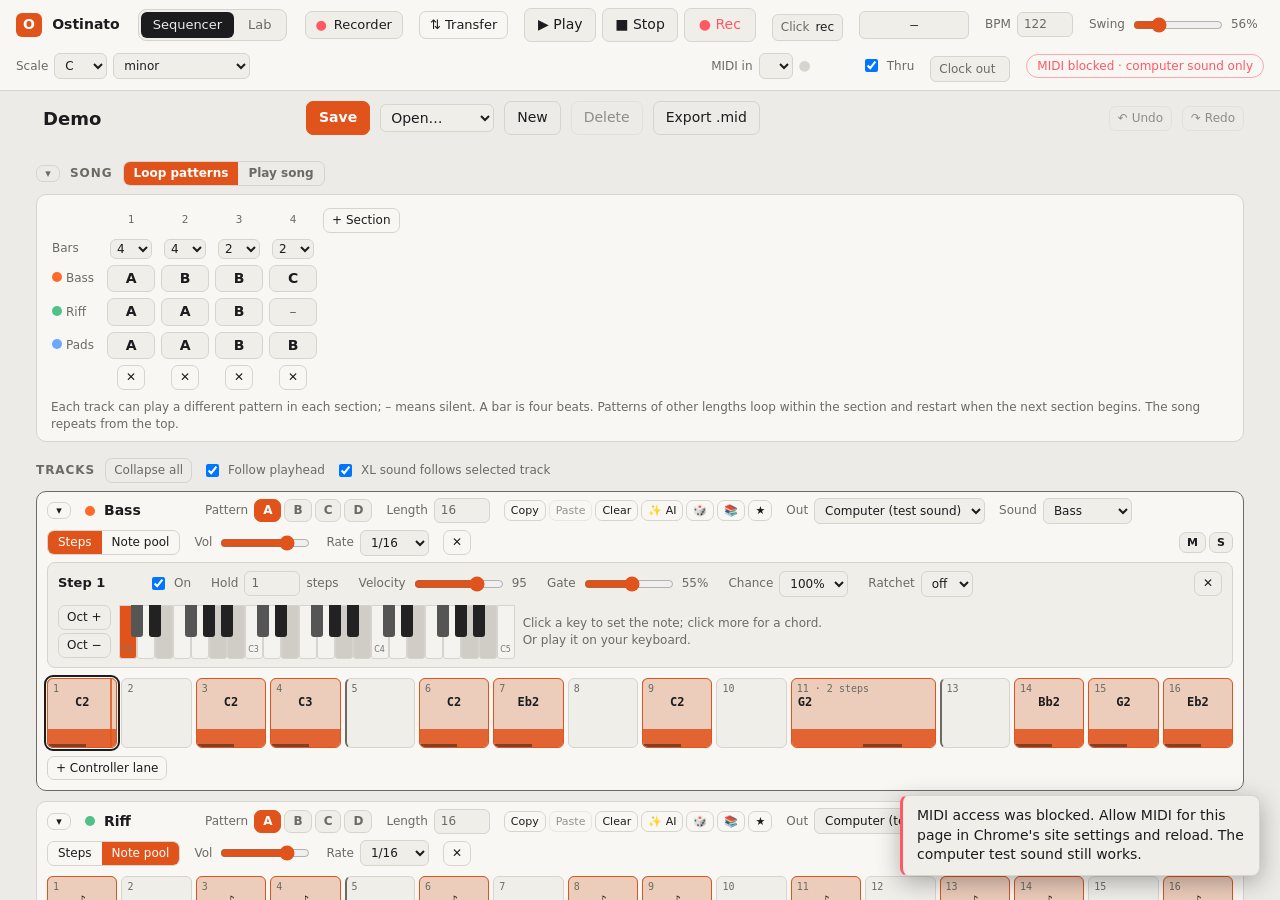
<file: index.html>
<!doctype html>
<html lang="en">
<head>
  <meta charset="utf-8">
  <meta name="viewport" content="width=device-width, initial-scale=1">
  <title>Ostinato</title>
  <style>
    :root { --bg: #141416; color-scheme: dark; }
    @media (prefers-color-scheme: light) { :root { --bg: #ecebe7; color-scheme: light; } }
    html, body { margin: 0; height: 100%; background: var(--bg); overflow: hidden; }
    iframe { display: block; width: 100%; height: 100%; border: 0; }
    iframe[hidden] { display: none; }
    /* The Recorder: a panel over the right side of whichever page is showing, or the whole window. */
    #recorder { position: fixed; top: 0; right: 0; width: min(480px, 100%); height: 100%; z-index: 10;
      box-shadow: -8px 0 32px rgba(0, 0, 0, .35); border-left: 1px solid rgba(128, 128, 128, .35); }
    #recorder.wide { width: 100%; }
  </style>
</head>
<body>
  <!--
    Hosts the microKORG XL editor, the Sequencer and the Lab together and shows one at a time. Both stay loaded,
    so the sequencer keeps playing (and the editor keeps following the synth) while you switch.
    The pages ask to switch with postMessage({ type: 'switch-view', view }).
  -->
  <iframe id="editor" title="microKORG XL editor" allow="midi"></iframe>
  <iframe id="sequencer" title="Sequencer" allow="midi" hidden></iframe>
  <iframe id="lab" title="Lab" allow="midi" hidden></iframe>
  <iframe id="recorder" title="Recorder" allow="midi; microphone" hidden></iframe>
  <script>
    // The travel version (anywhere but this Mac's own server; see js/core/mode.js) has no XL
    // editor: it needs the synth and the server. It works offline once loaded (sw.js).
    const STATIC = new URLSearchParams(location.search).has('static') || !/^(localhost|127\.0\.0\.1|\[::1\])$/.test(location.hostname);
    const frames = { editor: document.getElementById('editor'), sequencer: document.getElementById('sequencer'), lab: document.getElementById('lab') };
    if (STATIC) {
      frames.editor.remove();
      delete frames.editor;
      if ('serviceWorker' in navigator) navigator.serviceWorker.register('sw.js').catch(() => {});
    }
    // A fresh address each time, so a browser never restores an out-of-date copy of a page.
    const fresh = `${location.search ? `${location.search}&` : '?'}v=${Date.now()}`;
    if (frames.editor) frames.editor.src = `editor.html${fresh}`;
    frames.sequencer.src = `sequencer.html${fresh}`;
    frames.lab.src = `lab.html${fresh}`;
    const recorder = document.getElementById('recorder');
    recorder.src = `recorder.html${fresh}`;
    // Open/closed and wide are remembered; each page's ● Recorder button shows the state.
    const recState = { open: false, wide: false };
    try { Object.assign(recState, JSON.parse(localStorage.getItem('mkxl.recorder.panel')) || {}); } catch { /* defaults */ }
    function applyRecorder() {
      recorder.hidden = !recState.open;
      recorder.classList.toggle('wide', recState.wide);
      try { localStorage.setItem('mkxl.recorder.panel', JSON.stringify(recState)); } catch { /* storage unavailable */ }
      for (const f of Object.values(frames)) f.contentWindow?.postMessage({ type: 'recorder-state', ...recState }, location.origin);
      (recState.open ? recorder : frames[current]).contentWindow?.focus();
    }
    let current = 'editor';

    function show(view) {
      if (!frames[view]) view = frames.editor ? 'editor' : 'sequencer';
      current = view;
      for (const [name, frame] of Object.entries(frames)) frame.hidden = name !== view;
      history.replaceState(null, '', `${location.search}#${view}`);
      frames[view].contentWindow.focus();
      syncTitle();
    }

    // The tab shows the visible page's title (e.g. the song name and its unsaved mark).
    function syncTitle() {
      try { document.title = frames[current].contentDocument.title || 'Ostinato'; } catch { /* still loading */ }
    }
    setInterval(syncTitle, 1000);

    addEventListener('message', e => {
      if (e.origin !== location.origin) return;
      if (e.data?.type === 'switch-view') show(e.data.view);
      else if (e.data?.type === 'toggle-recorder') { recState.open = typeof e.data.open === 'boolean' ? e.data.open : !recState.open; applyRecorder(); }
      else if (e.data?.type === 'recorder-wide') { recState.wide = !recState.wide; applyRecorder(); }
      else if (e.data?.type === 'recorder-hello') applyRecorder(); // a page loaded: tell it the state
    });
    addEventListener('hashchange', () => show(location.hash.slice(1)));
    for (const frame of Object.values(frames)) frame.addEventListener('load', syncTitle);
    show(location.hash.slice(1));
    recorder.hidden = !recState.open;
    recorder.classList.toggle('wide', recState.wide);
  </script>
</body>
</html>
</file>
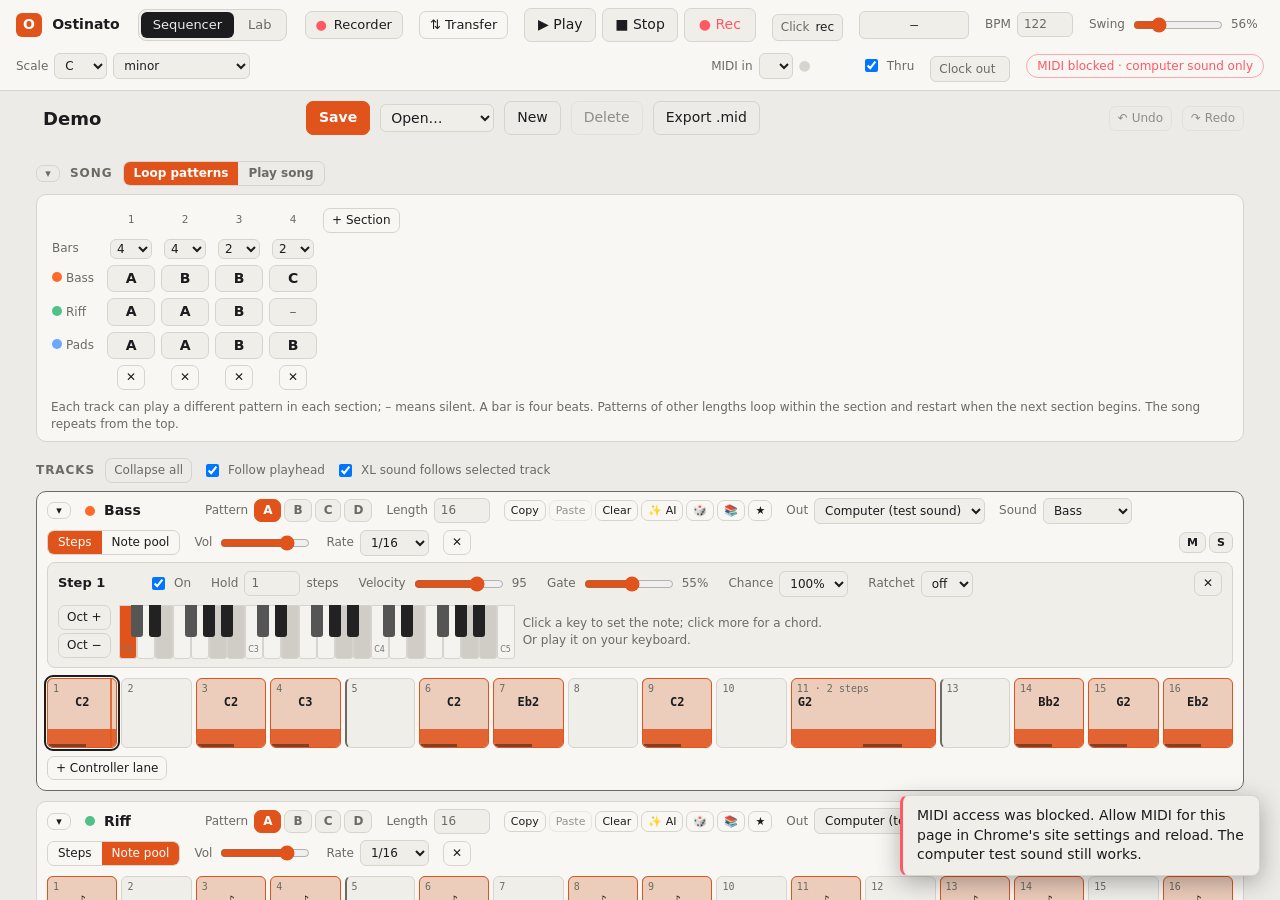
<file: editor.html>
<!doctype html>
<html lang="en">
<head>
  <meta charset="utf-8">
  <meta name="viewport" content="width=device-width, initial-scale=1">
  <title>microKORG XL · Ostinato</title>
  <link rel="stylesheet" href="style.css">
  <!-- These pages run inside index.html, which keeps both alive so playback never stops. -->
  <script>if (top === self) location.replace('index.html' + location.search + '#editor');</script>
</head>
<body>
  <header class="topbar">
    <div class="brand">
      <span class="brand-mark">O</span>
      <span class="brand-name">Ostinato</span>
      <nav class="app-nav" aria-label="Switch view">
        <a href="index.html#editor" data-view="editor" aria-current="page">microKORG XL</a>
        <a href="index.html#sequencer" data-view="sequencer">Sequencer</a>
        <a href="index.html#lab" data-view="lab">Lab</a>
      </nav>
    </div>
    <div class="midi-setup">
      <label>In <select id="midi-in"></select></label>
      <label>Out <select id="midi-out"></select></label>
      <label>Ch <select id="midi-ch"></select></label>
      <label title="Whole program: resends the full patch on each edit — always works. Parameter: sends just the changed value — smoother while notes are held.">Send
        <select id="send-mode">
          <option value="dump">Whole program</option>
          <option value="param">Parameter</option>
        </select>
      </label>
      <button id="btn-connect" class="ghost">Find synth</button>
      <span id="conn-status" class="status-pill">No MIDI</span>
    </div>
  </header>

  <section class="program-bar">
    <div class="program-id">
      <span id="slot-label" class="slot">--</span>
      <input id="prog-name" maxlength="8" spellcheck="false" autocomplete="off" aria-label="Program name">
      <span id="voicing" class="vbadge"></span>
      <span id="dirty-flag" class="dirty" hidden>edited</span>
    </div>
    <div class="program-actions">
      <button id="btn-get" title="Read the program currently selected on the synth">Get from synth</button>
      <button id="btn-send" title="Send this program to the synth's edit buffer (doesn't save)">Send to synth</button>
      <button id="btn-write" class="accent" title="Save this program into one of the synth's 128 slots">Write to slot…</button>
      <button id="btn-mine" title="Keep this sound in your My Sounds collection on this computer">Add to My Sounds</button>
      <span class="sep"></span>
      <button id="btn-load" class="ghost">Open .syx</button>
      <button id="btn-save" class="ghost">Save .syx</button>
      <button id="btn-init" class="ghost" title="Start from a basic saw patch">Init</button>
      <input id="file-input" type="file" accept=".syx,.SYX,.mkxl_all,.mkxlp_all,application/octet-stream" hidden>
    </div>
  </section>

  <nav class="tabs" role="tablist">
    <button role="tab" data-tab="presets">Presets</button>
    <button role="tab" data-tab="ai">AI Designer</button>
    <button role="tab" data-tab="t1" aria-selected="true">Timbre 1</button>
    <button role="tab" data-tab="t2">Timbre 2</button>
    <button role="tab" data-tab="fx">Effects</button>
    <button role="tab" data-tab="arp">Program &amp; Arp</button>
    <button role="tab" data-tab="voc">Vocoder</button>
    <button role="tab" data-tab="lib">Library</button>
    <button role="tab" data-tab="log">MIDI Log</button>
    <button role="tab" data-tab="help">Help</button>
  </nav>

  <main id="view"></main>

  <footer class="keys-bar">
    <div id="keyboard" class="keyboard" aria-label="Audition keyboard"></div>
    <div class="keys-hint">Play with your computer keys: <kbd>A</kbd>–<kbd>K</kbd> white, <kbd>W</kbd> <kbd>E</kbd> <kbd>T</kbd> <kbd>Y</kbd> <kbd>U</kbd> black, <kbd>Z</kbd>/<kbd>X</kbd> octave</div>
  </footer>

  <div id="toasts" class="toasts" aria-live="polite"></div>

  <dialog id="write-dialog">
    <form method="dialog">
      <h2>Write to slot</h2>
      <p>This overwrites the program stored in the chosen slot on the synth.</p>
      <label>Slot <select id="write-slot"></select></label>
      <menu>
        <button value="cancel" class="ghost">Cancel</button>
        <button value="ok" class="accent">Write</button>
      </menu>
    </form>
  </dialog>

  <script type="module" src="js/xl/app.js"></script>
  <script type="module" src="js/core/topbar.js"></script>
</body>
</html>
</file>
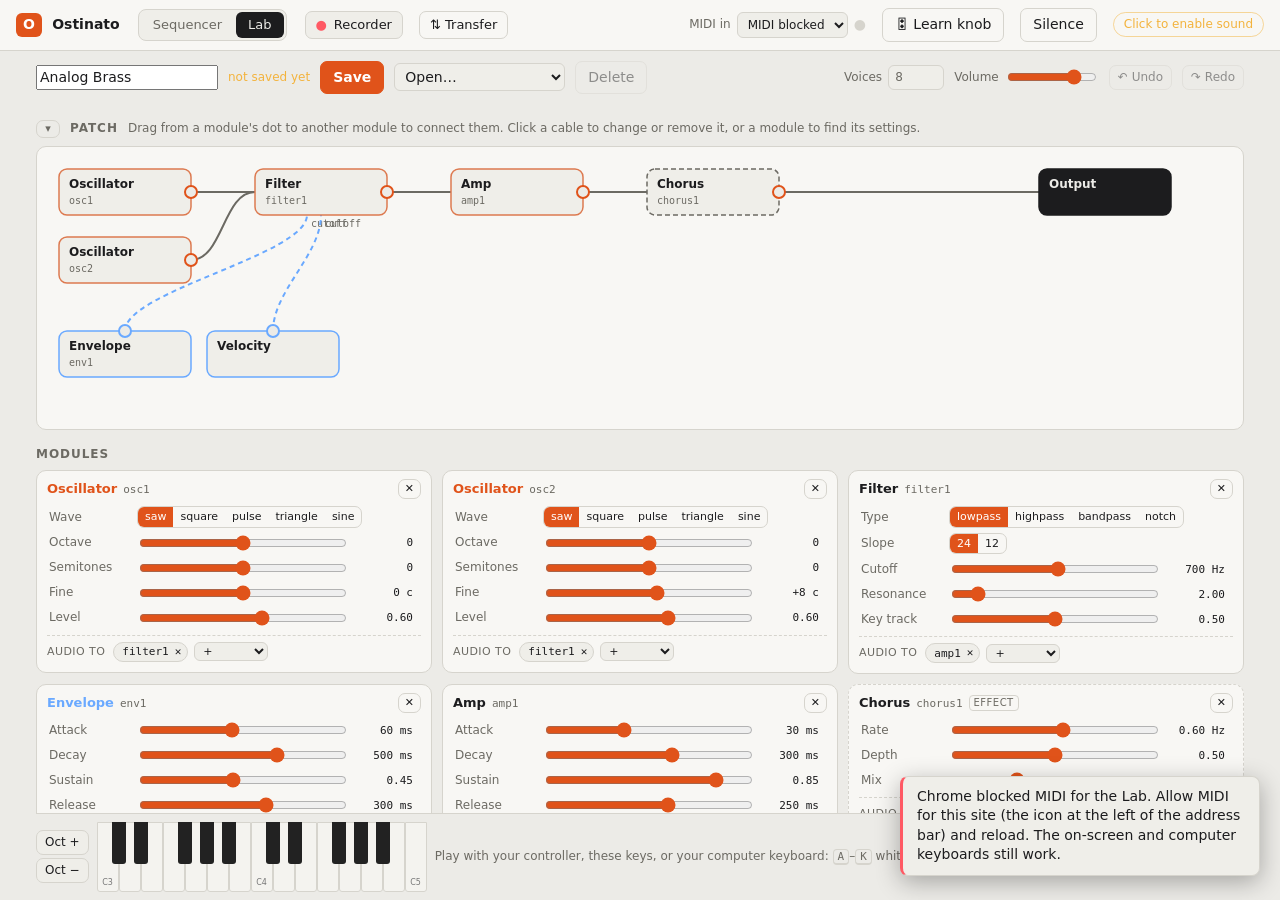
<file: lab.html>
<!doctype html>
<html lang="en">
<head>
  <meta charset="utf-8">
  <meta name="viewport" content="width=device-width, initial-scale=1">
  <title>Lab · Ostinato</title>
  <link rel="stylesheet" href="style.css">
  <link rel="stylesheet" href="sequencer.css">
  <link rel="stylesheet" href="lab.css">
  <!-- This page runs inside index.html, next to the editor and sequencer. -->
  <script>if (top === self) location.replace('index.html' + location.search + '#lab');</script>
</head>
<body>
  <header class="bar">
    <div class="brand">
      <span class="brand-mark">O</span>
      <span class="brand-name">Ostinato</span>
      <nav class="app-nav" aria-label="Switch view">
        <a href="index.html#editor" data-view="editor">microKORG XL</a>
        <a href="index.html#sequencer" data-view="sequencer">Sequencer</a>
        <a href="index.html#lab" data-view="lab" aria-current="page">Lab</a>
      </nav>
    </div>
    <span class="spacer"></span>
    <label class="field" title="The keyboard or controller that plays the Lab instrument (e.g. your MPK mini)">MIDI in <select id="keys-in"></select>
      <span id="keys-led" class="keys-led">●</span></label>
    <button id="learn" class="ghost" title="Map a knob on your controller to a setting: click this, click a setting's slider, then turn the knob">🎛 Learn knob</button>
    <button id="panic" class="ghost" title="Silence every note">Silence</button>
    <span id="audio-status" class="status-pill warn" title="Browsers only start sound after a click">Click to enable sound</span>
  </header>

  <section class="filebar">
    <input id="inst-name" maxlength="40" spellcheck="false" autocomplete="off" aria-label="Instrument name">
    <span id="dirty" class="dirty" hidden>unsaved</span>
    <button id="save" class="accent" title="Save to data/instruments/ (⌘S)">Save</button>
    <select id="open" title="Open a saved instrument, or start from one of the starting points"></select>
    <button id="delete" class="ghost" title="Move this instrument to data/instruments/deleted/">Delete</button>
    <span class="spacer"></span>
    <label class="field" title="How many notes can sound at once">Voices <input type="number" id="voices" min="1" max="16"></label>
    <label class="field">Volume <input type="range" id="volume" min="0" max="1" step="0.01"></label>
    <button id="undo" class="ghost small" title="Undo (⌘Z)">↶ Undo</button>
    <button id="redo" class="ghost small" title="Redo (⇧⌘Z)">↷ Redo</button>
  </section>

  <main class="wrap">
    <div id="notes" class="lab-notes" hidden></div>
    <h2 class="section-head"><button class="ghost collapse" id="view-col" title="Show or hide the patch diagram">▾</button> Patch
      <span class="hint plain">Drag from a module's dot to another module to connect them. Click a cable to change or remove it, or a module to find its settings.</span></h2>
    <div id="patch-view" class="patch-view"></div>
    <h2 class="section-head">Modules</h2>
    <div id="modules" class="modules"></div>
    <div class="add-row">
      <select id="add-module"></select>
      <span class="hint">Audio flows from each module to the ones listed under <b>Audio to</b>, and finally to the output. Envelopes, LFOs, velocity and the mod wheel move other settings through <b>Modulates</b>.</span>
    </div>

    <div class="lab-keys">
      <div class="kbd-row">
        <div class="oct"><button class="small" id="oct-up">Oct +</button><button class="small" id="oct-down">Oct −</button></div>
        <div class="kbd" id="kbd"></div>
        <span class="hint">Play with your controller, these keys, or your computer keyboard: <kbd>A</kbd>–<kbd>K</kbd> white keys,
          <kbd>W</kbd> <kbd>E</kbd> <kbd>T</kbd> <kbd>Y</kbd> <kbd>U</kbd> black keys, <kbd>Z</kbd> <kbd>X</kbd> octave.</span>
      </div>
    </div>
    <p class="help">Instruments you save here appear in the Sequencer: set a track's Out to <b>Computer</b> and pick the instrument as its Sound. Changes you make here are heard there straight away.</p>
  </main>

  <div id="toasts" class="toasts"></div>
  <script type="module" src="js/lab/ui.js"></script>
  <script type="module" src="js/core/topbar.js"></script>
</body>
</html>
</file>
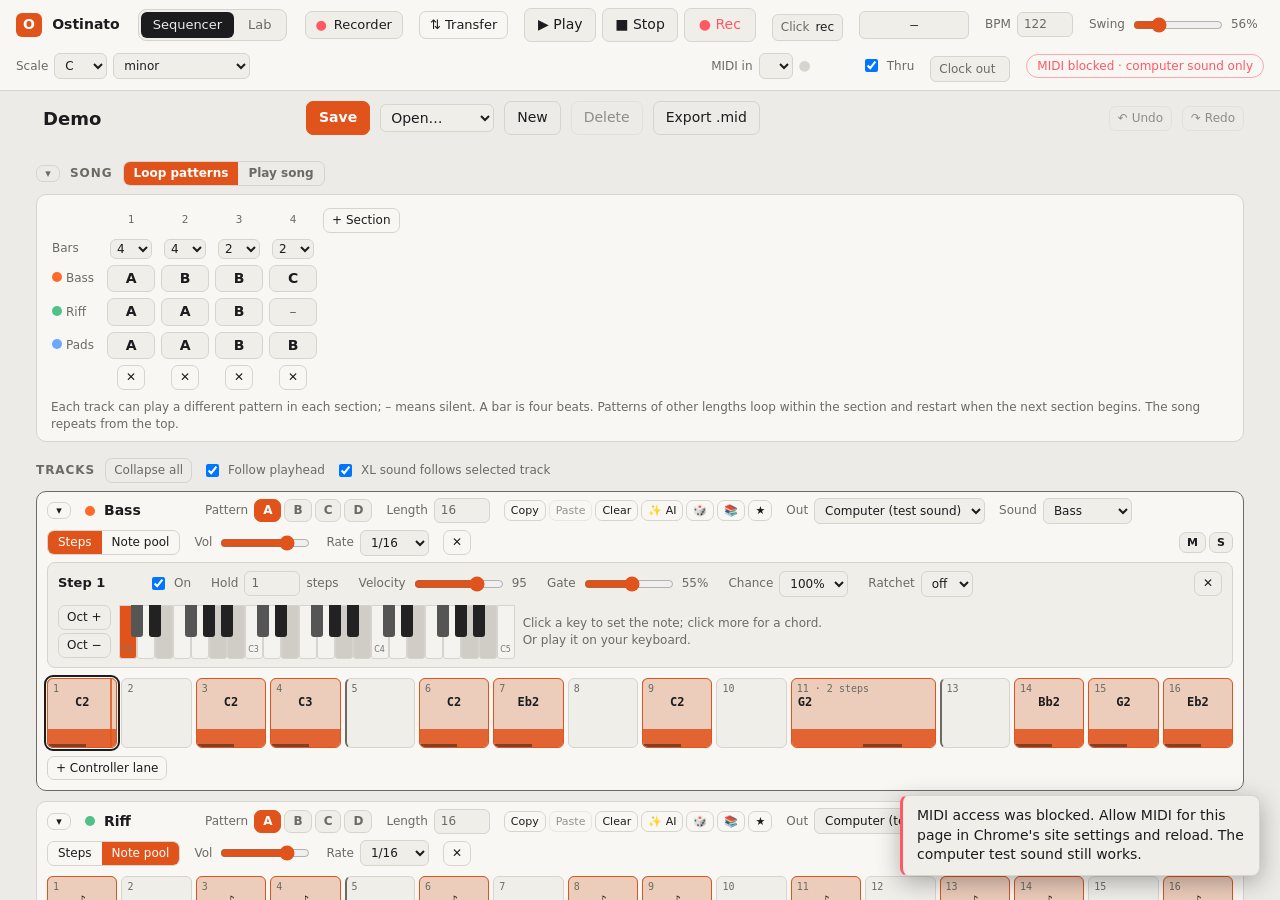
<file: recorder.html>
<!doctype html>
<html lang="en">
<head>
  <meta charset="utf-8">
  <meta name="viewport" content="width=device-width, initial-scale=1">
  <title>Recorder · Ostinato</title>
  <link rel="stylesheet" href="style.css">
  <link rel="stylesheet" href="sequencer.css">
  <link rel="stylesheet" href="recorder.css">
  <!-- A panel inside index.html, opened from any page with ● Recorder (or ⌥R). -->
  <script>if (top === self) location.replace('index.html' + location.search);</script>
</head>
<body>
  <header class="rec-head">
    <b class="rec-title">● Recorder</b>
    <label class="field" title="The keyboard or controller whose playing is kept (e.g. your MPK mini)">MIDI in <select id="midi-in"></select>
      <span id="led" class="keys-led">●</span></label>
    <span class="spacer"></span>
    <button id="wide" class="ghost small" title="Fill the window, or go back to a side panel">⤢</button>
    <button id="close" class="ghost small" title="Close (⌥R)">✕</button>
  </header>

  <section class="rec-section">
    <h2>Record with the sequencer</h2>
    <p class="hint">Counts in, starts the sequencer and records what you play over it as one take, rests and all.</p>
    <div class="perf-row">
      <label class="field">Length <select id="perf-len"></select></label>
      <label class="field"><input type="checkbox" id="perf-countin"> Count in one bar</label>
      <label class="field" title="Also record the audio input, starting exactly at bar 1"><input type="checkbox" id="perf-audio"> Record audio too</label>
      <button id="perf-go" class="rec-go">● Record</button>
    </div>
    <div id="perf-status" class="hint"></div>
  </section>

  <section class="rec-section" id="audio-sec">
    <h2>Audio</h2>
    <div class="audio-row">
      <label class="field">Audio in <select id="audio-in"><option value="">— off —</option></select></label>
      <label class="field" title="Which input of the interface to record (the XL is on input 2)">Input <select id="audio-ch">
        <option value="1">2 (right)</option><option value="0">1 (left)</option><option value="both">1 + 2 (stereo)</option></select></label>
    </div>
    <div class="audio-row">
      <div class="meter" title="Input level: keep the loudest parts below the red"><i id="meter-bar"></i></div><span id="meter-db" class="hint">—</span>
    </div>
    <div class="audio-row">
      <button id="audio-rec" class="rec-go" title="Record the audio input until you press it again">● Record audio</button>
      <span id="audio-time" class="hint"></span>
      <span class="spacer"></span>
      <button id="measure" class="ghost small" title="Plays one short note on the XL and times how long its sound takes to arrive, so recordings line up with the sequencer">Measure delay</button>
      <span id="latency" class="hint"></span>
    </div>
    <div class="audio-row">
      <button id="stems" class="ghost" title="Records each XL track of the song on its own, one after another">Print stems</button>
      <span id="stems-status" class="hint">Plays the song once per XL track, solo, and saves each as its own file, all starting at bar 1.</span>
    </div>
    <h3 class="sub">Recordings <span class="hint plain">· saved in data/audio/ (not backed up to GitHub)</span></h3>
    <div id="recordings" class="recordings"></div>
  </section>

  <section class="rec-section">
    <h2>Takes <span id="takes-sum" class="hint plain"></span></h2>
    <div id="takes" class="takes"></div>
  </section>

  <div id="toasts" class="toasts"></div>
  <script type="module" src="js/rec/ui.js"></script>
</body>
</html>
</file>
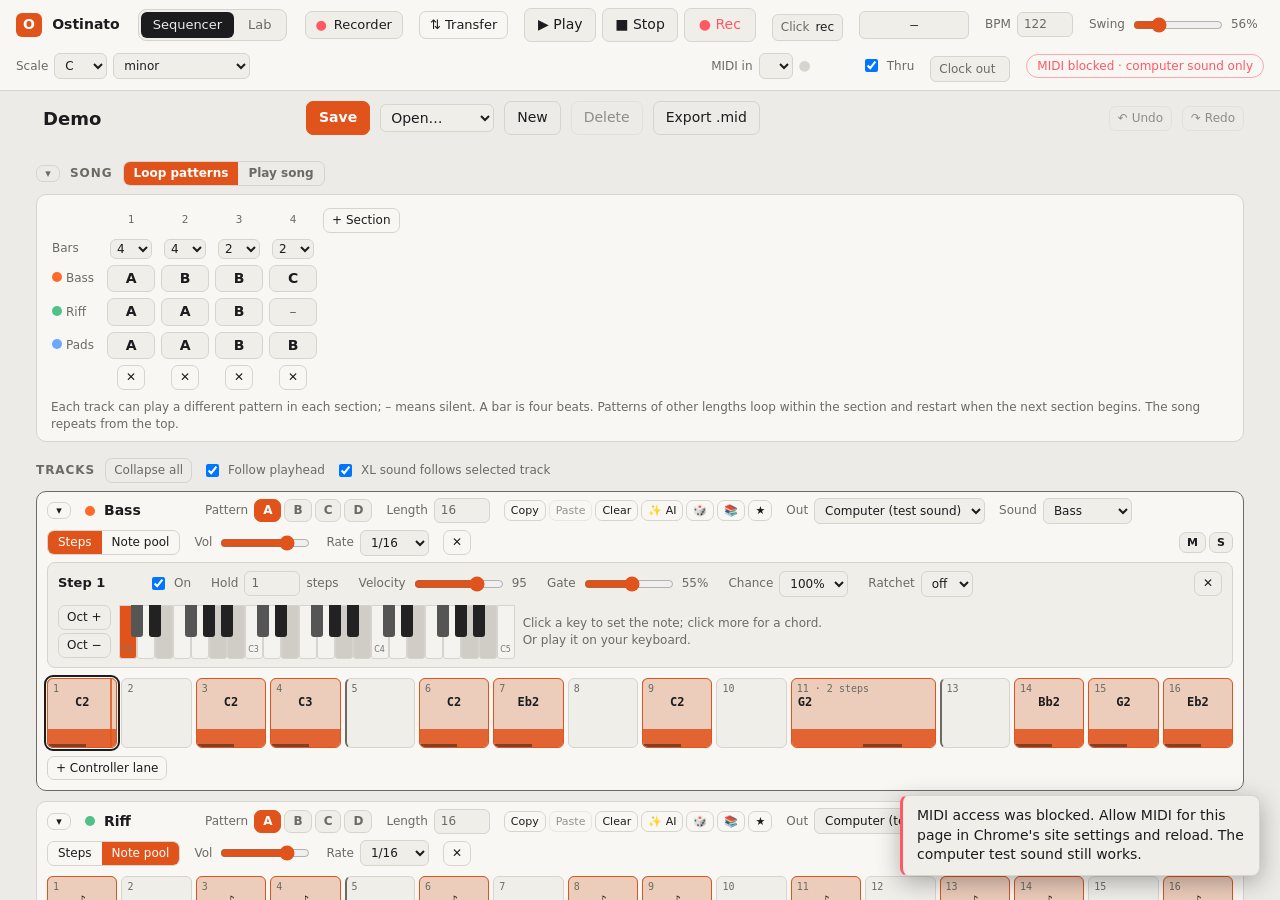
<file: sequencer.html>
<!doctype html>
<html lang="en">
<head>
  <meta charset="utf-8">
  <meta name="viewport" content="width=device-width, initial-scale=1">
  <title>Sequencer · Ostinato</title>
  <link rel="stylesheet" href="style.css">
  <link rel="stylesheet" href="sequencer.css">
  <!-- These pages run inside index.html, which keeps both alive so playback never stops. -->
  <script>if (top === self) location.replace('index.html' + location.search + '#sequencer');</script>
</head>
<body>
  <header class="bar">
    <div class="brand">
      <span class="brand-mark">O</span>
      <span class="brand-name">Ostinato</span>
      <nav class="app-nav" aria-label="Switch view">
        <a href="index.html#editor" data-view="editor">microKORG XL</a>
        <a href="index.html#sequencer" data-view="sequencer" aria-current="page">Sequencer</a>
        <a href="index.html#lab" data-view="lab">Lab</a>
      </nav>
    </div>
    <div class="transport">
      <button id="play" title="Play (Space)">▶ Play</button>
      <button id="stop" title="Stop (Space)">■ Stop</button>
      <button id="rec" title="Record (R): while playing, notes you play on the MIDI in keyboard are added to the selected track's pattern">● Rec</button>
    </div>
    <details class="dropdown" id="click-menu">
      <summary class="field" title="Metronome">Click <span id="click-sum"></span></summary>
      <div class="dropdown-body">
        <label><input type="radio" name="click" value="off"> Off</label>
        <label><input type="radio" name="click" value="rec"> While recording</label>
        <label><input type="radio" name="click" value="on"> Always</label>
        <label title="With Rec on, Play clicks four beats before the sequencer starts"><input type="checkbox" id="count-in"> Count in one bar when recording</label>
        <label>Volume <input type="range" id="click-vol" min="0" max="100"></label>
        <span class="hint">The click plays on the computer, not the XL.</span>
      </div>
    </details>
    <span class="pos" id="pos">—</span>
    <label class="field">BPM <input type="number" id="bpm" min="20" max="300"></label>
    <label class="field">Swing <input type="range" id="swing" min="50" max="75"> <span id="swing-val"></span></label>
    <label class="field" title="Dims notes outside the scale and snaps notes played on the keyboard into it">Scale
      <select id="scale-root"></select>
      <select id="scale-type"></select>
    </label>
    <span class="spacer"></span>
    <label class="field" title="Notes played here go to the selected track: they fill in steps, set the note pool, or just play through">MIDI in <select id="keys-in"></select>
      <span id="keys-led" class="keys-led" title="Lights up when notes arrive from your keyboard">●</span><span id="keys-last" class="keys-last"></span></label>
    <label class="field" title="Also send the keys you play to the selected track's output. Turn this off if your keyboard makes its own sound too (e.g. the XL with Local Control on)."><input type="checkbox" id="thru"> Thru</label>
    <details class="dropdown" id="clock-out">
      <summary class="field" title="Send MIDI clock and start/stop, so other gear (and the XL's arpeggiator) follows this tempo">Clock out <span id="clock-sum"></span></summary>
      <div class="dropdown-body" id="clock-list"></div>
    </details>
    <span id="midi-status" class="status-pill">MIDI…</span>
  </header>

  <section class="filebar">
    <input id="song-name" maxlength="60" spellcheck="false" autocomplete="off" aria-label="Song name">
    <span id="dirty" class="dirty" hidden>unsaved</span>
    <button id="save" class="accent" title="Save to data/sequences/ (⌘S)">Save</button>
    <select id="open" title="Open a saved song"></select>
    <button id="new" class="ghost">New</button>
    <button id="delete" class="ghost" title="Move this song to data/sequences/deleted/">Delete</button>
    <button id="export" class="ghost" title="Download the song (its sections, played once through) as a MIDI file with one track per sequencer track, e.g. to drag into Ableton Live">Export .mid</button>
    <span class="spacer"></span>
    <button id="undo" class="ghost small" title="Undo (⌘Z)">↶ Undo</button>
    <button id="redo" class="ghost small" title="Redo (⇧⌘Z)">↷ Redo</button>
  </section>

  <main class="wrap">
    <h2 class="section-head">
      <button class="ghost collapse" id="song-col" title="Show or hide the song">▾</button> Song
      <span class="seg-btn" id="mode">
        <button data-m="loop" title="Each track loops its pattern; pattern buttons switch at the next bar">Loop patterns</button>
        <button data-m="song" title="Play the song sections in order">Play song</button>
      </span>
      <span class="hint plain" id="song-sum"></span>
    </h2>
    <div class="song" id="song"></div>


    <h2 class="section-head">Tracks
      <button class="ghost small plain" id="collapse-all">Collapse all</button>
      <label class="field plain" title="While playing, show the page and pattern that's playing"><input type="checkbox" id="follow"> Follow playhead</label>
      <label class="field plain" title="Selecting an XL track (click it, or press 1–8) sends its sound to the XL, for quick switching while playing"><input type="checkbox" id="sound-follows"> XL sound follows selected track</label>
    </h2>
    <div id="tracks"></div>
    <button class="ghost small" id="add-track">+ Add track</button>

    <p class="help">
      Click a step to edit it, double-click to turn it on or off, and drag a note's right edge to hold it longer.
      Keys: <kbd>Space</kbd> play/stop, <kbd>←</kbd><kbd>→</kbd> move, <kbd>↑</kbd><kbd>↓</kbd> transpose (<kbd>⇧</kbd> octave),
      <kbd>Enter</kbd> add a note, <kbd>⌫</kbd> delete, <kbd>Esc</kbd> close the editor, <kbd>1</kbd>–<kbd>8</kbd> select a track.
      With the editor open and the sequencer stopped, notes played on your keyboard fill in the step, then move to the next one.
    </p>
  </main>

  <div id="toasts" class="toasts"></div>
  <script type="module" src="js/seq/ui.js"></script>
  <script type="module" src="js/core/topbar.js"></script>
</body>
</html>
</file>
<file: style.css>
:root {
  --bg: #141416;
  --panel: #1d1e21;
  --panel-2: #25262a;
  --line: #34363b;
  --text: #e9e7e3;
  --muted: #9a9890;
  --accent: #ff6a2b;
  --accent-soft: rgba(255, 106, 43, 0.16);
  --ok: #4fc28a;
  --warn: #f3b33d;
  --err: #ff5964;
  --knob-track: #3a3c42;
  --radius: 10px;
  --mono: ui-monospace, "SF Mono", Menlo, monospace;
  color-scheme: dark;
}

@media (prefers-color-scheme: light) {
  :root:not([data-theme="dark"]) {
    --bg: #ecebe7;
    --panel: #f8f7f4;
    --panel-2: #efeee9;
    --line: #d6d4cd;
    --text: #1c1c1e;
    --muted: #6c6a63;
    --accent: #e0531a;
    --accent-soft: rgba(224, 83, 26, 0.12);
    --knob-track: #d9d7d0;
    color-scheme: light;
  }
}

* { box-sizing: border-box; }

body {
  margin: 0;
  background: var(--bg);
  color: var(--text);
  font: 14px/1.4 -apple-system, BlinkMacSystemFont, "Segoe UI", system-ui, sans-serif;
  padding-bottom: 120px;
}

button, select, input { font: inherit; color: inherit; }

button {
  background: var(--panel-2);
  border: 1px solid var(--line);
  border-radius: 7px;
  padding: 6px 12px;
  cursor: pointer;
  white-space: nowrap;
}
button:hover { border-color: var(--muted); }
button:disabled { opacity: .45; cursor: default; }
button.accent { background: var(--accent); border-color: var(--accent); color: #fff; font-weight: 600; }
button.ghost { background: transparent; }
button.small { padding: 3px 8px; font-size: 12px; }

select {
  background: var(--panel-2);
  border: 1px solid var(--line);
  border-radius: 6px;
  padding: 4px 6px;
  max-width: 100%;
}

kbd {
  font-family: var(--mono);
  font-size: 11px;
  border: 1px solid var(--line);
  border-bottom-width: 2px;
  border-radius: 4px;
  padding: 0 4px;
}

/* ---- top bar ---- */

.topbar {
  display: flex;
  flex-wrap: wrap;
  gap: 12px 24px;
  align-items: center;
  justify-content: space-between;
  padding: 12px 20px;
  border-bottom: 1px solid var(--line);
  background: var(--panel);
}
.brand { display: flex; align-items: center; gap: 10px; }
.brand-mark {
  font-weight: 800;
  letter-spacing: .02em;
  background: var(--accent);
  color: #fff;
  border-radius: 6px;
  padding: 2px 7px;
}
.brand-name { font-weight: 600; }

/* Switches between the microKORG XL editor and Sequencer pages; same place on both. */
.app-nav { display: inline-flex; gap: 2px; margin-left: 8px; padding: 2px; background: var(--panel-2); border: 1px solid var(--line); border-radius: 8px; }
.app-nav a { padding: 4px 12px; border-radius: 6px; color: var(--muted); text-decoration: none; font-size: 13px; font-weight: 500; white-space: nowrap; }
.app-nav a:hover { color: var(--text); }
.app-nav a[aria-current="page"] { background: var(--text); color: var(--bg); }
.midi-setup { display: flex; flex-wrap: wrap; gap: 8px 12px; align-items: center; }
.midi-setup label { display: flex; gap: 6px; align-items: center; color: var(--muted); font-size: 13px; }
.midi-setup select { color: var(--text); }
#midi-in, #midi-out { max-width: 190px; }

.status-pill {
  font-size: 12px;
  padding: 3px 10px;
  border-radius: 99px;
  border: 1px solid var(--line);
  color: var(--muted);
}
.status-pill.ok { color: var(--ok); border-color: color-mix(in srgb, var(--ok) 50%, transparent); }
.status-pill.warn { color: var(--warn); border-color: color-mix(in srgb, var(--warn) 50%, transparent); }
.status-pill.err { color: var(--err); border-color: color-mix(in srgb, var(--err) 50%, transparent); }

/* ---- program bar ---- */

.program-bar {
  display: flex;
  flex-wrap: wrap;
  gap: 12px;
  align-items: center;
  justify-content: space-between;
  padding: 14px 20px;
}
.program-id { display: flex; align-items: center; gap: 12px; }
.slot {
  font-family: var(--mono);
  color: var(--accent);
  font-weight: 700;
  min-width: 3.5em;
}
#prog-name {
  font-family: var(--mono);
  font-size: 22px;
  letter-spacing: .08em;
  width: 12ch;
  background: #0b0b0c;
  color: #ffb08a;
  border: 1px solid var(--line);
  border-radius: 6px;
  padding: 4px 10px;
}
@media (prefers-color-scheme: light) {
  :root:not([data-theme="dark"]) #prog-name { background: #1c1c1e; color: #ffb08a; }
}
.dirty { font-size: 12px; color: var(--warn); }
.program-actions { display: flex; flex-wrap: wrap; gap: 8px; align-items: center; }
.sep { width: 1px; height: 22px; background: var(--line); margin: 0 4px; }

/* ---- tabs ---- */

.tabs {
  display: flex;
  gap: 2px;
  padding: 0 20px;
  border-bottom: 1px solid var(--line);
  overflow-x: auto;
}
.tabs button {
  border: 0;
  border-bottom: 2px solid transparent;
  border-radius: 0;
  background: none;
  padding: 10px 14px;
  color: var(--muted);
}
.tabs button[aria-selected="true"] { color: var(--text); border-bottom-color: var(--accent); }

main { padding: 20px; }

/* ---- modules ---- */

.grid {
  display: grid;
  grid-template-columns: repeat(auto-fill, minmax(260px, 1fr));
  gap: 14px;
  align-items: start;
}
.module {
  background: var(--panel);
  border: 1px solid var(--line);
  border-radius: var(--radius);
  padding: 12px 14px 14px;
}
.module.wide { grid-column: span 2; }
.module.full { grid-column: 1 / -1; }
@media (max-width: 620px) { .module.wide { grid-column: auto; } }
.module h3 {
  margin: 0 0 10px;
  font-size: 12px;
  text-transform: uppercase;
  letter-spacing: .1em;
  color: var(--muted);
  display: flex;
  justify-content: space-between;
  align-items: center;
}
.module h3 .tag { text-transform: none; letter-spacing: 0; color: var(--accent); font-weight: 500; }
.controls { display: flex; flex-wrap: wrap; gap: 10px 6px; align-items: flex-start; }
.module.inactive .controls, .module.inactive .env { opacity: .4; }

.view-note {
  margin: 0 0 14px;
  color: var(--muted);
}
.view-note strong { color: var(--text); }
.toolbar { display: flex; flex-wrap: wrap; gap: 8px; align-items: center; margin-bottom: 14px; }

/* knob */
.knob {
  width: 66px;
  display: flex;
  flex-direction: column;
  align-items: center;
  gap: 2px;
  user-select: none;
  touch-action: none;
}
.knob svg { width: 46px; height: 46px; cursor: ns-resize; display: block; }
.knob svg:focus { outline: none; }
.knob svg:focus-visible { outline: 2px solid var(--accent); outline-offset: 2px; border-radius: 50%; }
.knob .track { stroke: var(--knob-track); }
.knob .fill { stroke: var(--accent); }
.knob .cap { fill: var(--panel-2); stroke: var(--line); }
.knob .needle { stroke: var(--text); }
.knob .label, .choice .label, .toggle .label { font-size: 11px; color: var(--muted); text-align: center; line-height: 1.2; }
.knob .value {
  font-family: var(--mono);
  font-size: 11px;
  color: var(--text);
  text-align: center;
  white-space: nowrap;
  min-height: 1.3em;
}

/* select-style control */
.choice { display: flex; flex-direction: column; gap: 3px; min-width: 96px; }
.choice select { font-size: 12px; }

/* toggle */
.toggle {
  display: flex;
  flex-direction: column;
  align-items: center;
  gap: 4px;
  width: 66px;
}
.toggle button {
  width: 40px;
  height: 22px;
  border-radius: 99px;
  padding: 0;
  position: relative;
}
.toggle button::after {
  content: "";
  position: absolute;
  top: 3px; left: 3px;
  width: 14px; height: 14px;
  border-radius: 50%;
  background: var(--muted);
  transition: transform .12s;
}
.toggle button[aria-pressed="true"] { background: var(--accent-soft); border-color: var(--accent); }
.toggle button[aria-pressed="true"]::after { transform: translateX(18px); background: var(--accent); }

/* envelope / lfo graphics */
.env { width: 100%; height: 56px; margin-bottom: 6px; display: block; }
.env path.line { fill: none; stroke: var(--accent); stroke-width: 2; }
.env path.area { fill: var(--accent-soft); }
.env line { stroke: var(--line); }

/* patch rows */
.patch-row {
  display: grid;
  grid-template-columns: 20px 1fr 1fr 66px;
  gap: 8px;
  align-items: center;
  padding: 4px 0;
  border-top: 1px solid var(--line);
}
.patch-row:first-of-type { border-top: 0; }
.patch-row .num { color: var(--muted); font-family: var(--mono); }
.patch-row .knob svg { width: 34px; height: 34px; }
.patch-row .knob .label { display: none; }

/* vocoder bands */
.bands { display: grid; grid-template-columns: repeat(16, 1fr); gap: 6px; }
.band { display: flex; flex-direction: column; align-items: center; gap: 4px; }
.band input[type=range] {
  writing-mode: vertical-lr;
  direction: rtl;
  height: 110px;
  width: 20px;
  accent-color: var(--accent);
}
.band .bnum { font-size: 11px; color: var(--muted); font-family: var(--mono); }
.band .knob { width: 40px; }
.band .knob svg { width: 28px; height: 28px; }
.band .knob .label { display: none; }
@media (max-width: 760px) { .bands { grid-template-columns: repeat(8, 1fr); } }

/* arp steps */
.steps { display: flex; gap: 6px; }
.steps button {
  width: 34px; height: 34px;
  font-family: var(--mono);
  padding: 0;
}
.steps button[aria-pressed="true"] { background: var(--accent); border-color: var(--accent); color: #fff; }
.steps button.beyond { opacity: .35; }

/* library */
.lib-grid {
  display: grid;
  grid-template-columns: repeat(auto-fill, minmax(150px, 1fr));
  gap: 6px;
}
.lib-bank { margin: 18px 0 8px; font-size: 12px; text-transform: uppercase; letter-spacing: .1em; color: var(--muted); }
.lib-slot {
  text-align: left;
  display: flex;
  gap: 8px;
  align-items: baseline;
  padding: 6px 8px;
  background: var(--panel);
}
.lib-slot .n { font-family: var(--mono); color: var(--accent); font-size: 12px; }
.lib-slot .nm { font-family: var(--mono); overflow: hidden; text-overflow: ellipsis; }
.lib-slot.empty .nm { color: var(--muted); }
.lib-slot.current { border-color: var(--accent); }
.progress { height: 4px; background: var(--line); border-radius: 2px; overflow: hidden; flex: 1; min-width: 120px; max-width: 300px; }
.progress div { height: 100%; background: var(--accent); width: 0; transition: width .1s; }

/* log */
.log {
  font-family: var(--mono);
  font-size: 12px;
  background: var(--panel);
  border: 1px solid var(--line);
  border-radius: var(--radius);
  padding: 8px 12px;
  max-height: 60vh;
  overflow: auto;
}
.log div { padding: 2px 0; border-bottom: 1px solid color-mix(in srgb, var(--line) 50%, transparent); word-break: break-all; }
.log .dir-in { color: var(--ok); }
.log .dir-out { color: var(--accent); }
.log .desc { color: var(--text); }
.log .bytes { color: var(--muted); }

/* help */
.help { max-width: 760px; color: var(--muted); }
.help h2 { color: var(--text); font-size: 18px; }
.help ol li { margin-bottom: 6px; }
.help strong { color: var(--text); }

/* keyboard */
.keys-bar {
  position: fixed;
  left: 0; right: 0; bottom: 0;
  background: var(--panel);
  border-top: 1px solid var(--line);
  padding: 8px 20px;
  display: flex;
  gap: 16px;
  align-items: center;
  z-index: 5;
}
.keys-hint { font-size: 12px; color: var(--muted); }
@media (max-width: 860px) { .keys-hint { display: none; } }
.keyboard { position: relative; height: 70px; flex: 0 0 auto; display: flex; }
.keyboard .white {
  width: 28px; height: 70px;
  background: #f4f2ee;
  border: 1px solid #888;
  border-radius: 0 0 4px 4px;
  padding: 0;
}
.keyboard .black {
  position: absolute;
  width: 18px; height: 42px;
  background: #1a1a1a;
  border: 1px solid #000;
  border-radius: 0 0 3px 3px;
  padding: 0;
  z-index: 1;
}
.keyboard .down { background: var(--accent) !important; }

/* toasts */
.toasts {
  position: fixed;
  right: 20px;
  bottom: 100px;
  display: flex;
  flex-direction: column;
  gap: 8px;
  z-index: 10;
}
.toast {
  background: var(--panel-2);
  border: 1px solid var(--line);
  border-left: 3px solid var(--accent);
  border-radius: 8px;
  padding: 10px 14px;
  max-width: 360px;
  box-shadow: 0 6px 24px rgba(0, 0, 0, .3);
}
.toast.ok { border-left-color: var(--ok); }
.toast.err { border-left-color: var(--err); }

dialog {
  background: var(--panel);
  color: var(--text);
  border: 1px solid var(--line);
  border-radius: 12px;
  padding: 20px 24px;
  max-width: 420px;
}
dialog::backdrop { background: rgba(0, 0, 0, .5); }
dialog h2 { margin: 0 0 8px; font-size: 18px; }
dialog p { color: var(--muted); margin: 0 0 14px; }
dialog menu { display: flex; justify-content: flex-end; gap: 8px; padding: 0; margin: 18px 0 0; }

@media (max-width: 600px) {
  .topbar, .program-bar, main { padding-left: 16px; padding-right: 16px; }
  .tabs { padding: 0 8px; }
}

/* ---- presets ---- */
.chip {
  border-radius: 99px;
  padding: 4px 12px;
  font-size: 13px;
  background: transparent;
}
.chip.on { background: var(--accent-soft); border-color: var(--accent); color: var(--text); }
.search {
  background: var(--panel-2);
  border: 1px solid var(--line);
  border-radius: 6px;
  padding: 5px 10px;
  min-width: 200px;
}
.preset-grid {
  display: grid;
  grid-template-columns: repeat(auto-fill, minmax(150px, 1fr));
  gap: 6px;
}
.preset {
  display: flex;
  flex-direction: column;
  align-items: flex-start;
  gap: 2px;
  text-align: left;
  background: var(--panel);
  padding: 7px 10px;
  white-space: normal;
}
.preset .nm { font-family: var(--mono); }
.preset .meta { font-size: 11px; color: var(--muted); }
.preset.current { border-color: var(--accent); background: var(--accent-soft); }

/* ---- AI designer ---- */
.ai-compose { max-width: 900px; margin-bottom: 18px; }
.ai-compose textarea {
  width: 100%;
  background: var(--panel);
  border: 1px solid var(--line);
  border-radius: var(--radius);
  padding: 10px 12px;
  font-size: 15px;
  resize: vertical;
  margin-bottom: 10px;
}
.ai-compose textarea:focus { outline: 2px solid var(--accent); outline-offset: -1px; }
.examples .chip { font-size: 12px; }
.ai-history { display: flex; flex-direction: column; gap: 12px; max-width: 900px; }
.ai-request { color: var(--muted); }
.ai-request .tag { font-size: 11px; text-transform: uppercase; letter-spacing: .08em; color: var(--accent); }
.ai-name { font-family: var(--mono); font-size: 16px; color: var(--text); letter-spacing: .06em; text-transform: none; }
.ai-summary { margin: 4px 0 10px; }
.ai-error { color: var(--err); margin: 8px 0 0; }
.ai-working { display: flex; align-items: center; gap: 8px; margin: 10px 0 6px; }
.ai-steps { margin: 6px 0 0; padding-left: 20px; color: var(--muted); font-size: 13px; }
.ai-steps li { margin: 2px 0; }
.ai-steps li.note { list-style: none; margin-left: -20px; font-style: italic; }
.ai-changes { font-size: 12px; max-height: 260px; overflow: auto; color: var(--muted); padding-left: 18px; }
.ai-changes code { color: var(--text); }
details summary { cursor: pointer; color: var(--muted); font-size: 13px; margin-top: 6px; }
.spinner {
  width: 14px; height: 14px;
  border: 2px solid var(--line);
  border-top-color: var(--accent);
  border-radius: 50%;
  animation: spin .8s linear infinite;
}
@keyframes spin { to { transform: rotate(360deg); } }
code { font-family: var(--mono); font-size: 12px; }

table.ports { border-collapse: collapse; font-size: 12px; margin-bottom: 6px; }
table.ports th, table.ports td { text-align: left; padding: 4px 10px 4px 0; border-bottom: 1px solid var(--line); }
table.ports th { color: var(--muted); font-weight: 500; }
table.ports td.bytes { font-family: var(--mono); color: var(--muted); }

/* My Sounds delete button */
.preset-wrap { position: relative; display: flex; }
.preset-wrap .preset { flex: 1; padding-right: 28px; }

/* Recent designs */
.recent { max-width: 900px; margin-top: 28px; }
.recent h2 { font-size: 15px; display: flex; gap: 10px; align-items: center; margin: 0 0 4px; }
.recent-list { display: flex; flex-direction: column; }
.recent-row {
  display: grid; grid-template-columns: 110px 1fr auto auto; gap: 12px; align-items: center;
  padding: 7px 0; border-bottom: 1px solid var(--line);
}
.recent-row .ai-name { font-size: 14px; }
.recent-row .req { color: var(--muted); overflow: hidden; text-overflow: ellipsis; white-space: nowrap; }
.recent-row .when { color: var(--muted); font-size: 12px; white-space: nowrap; }
.recent-row .acts { display: flex; gap: 6px; }
.recent-row.unfinished .ai-name { color: var(--muted); font-style: italic; }
@media (max-width: 600px) {
  .recent-row { grid-template-columns: 1fr auto; }
  .recent-row .req { grid-column: 1 / -1; grid-row: 2; }
}

/* AI variations */
.variations { display: flex; align-items: center; gap: 6px; color: var(--muted); font-size: 13px; margin-left: 6px; }
.variants { display: grid; grid-template-columns: repeat(auto-fill, minmax(260px, 1fr)); gap: 10px; }
.variant { border: 1px solid var(--line); border-radius: var(--radius); padding: 10px 12px; background: var(--panel-2); }
.variant.on { border-color: var(--accent); background: var(--accent-soft); }
.variant-play {
  width: 100%; display: flex; justify-content: space-between; align-items: center;
  background: transparent; border: 0; padding: 0; text-align: left;
}
.variant-play .tag { font-size: 11px; color: var(--accent); }
.variant .ai-summary { font-size: 13px; margin: 6px 0 8px; }

/* AI designer: what the next request applies to */
.ai-context { display: flex; align-items: center; gap: 10px; flex-wrap: wrap; margin-bottom: 8px; color: var(--muted); }
.ai-context strong { color: var(--text); font-family: var(--mono); }

/* Recent designs rows are buttons */
button.recent-row {
  width: 100%; text-align: left; background: transparent; border: 0; border-bottom: 1px solid var(--line);
  border-radius: 0; padding: 8px 8px; grid-template-columns: 130px 1fr auto;
}
button.recent-row:hover:not(:disabled) { background: var(--panel-2); }
button.recent-row.on { background: var(--accent-soft); box-shadow: inset 3px 0 0 var(--accent); }
button.recent-row:disabled { cursor: default; opacity: 1; }
button.recent-row:disabled:not(.unfinished) { opacity: .6; }

/* Presets grouped by sound type */
.preset-group {
  display: flex; align-items: baseline; gap: 8px;
  margin: 22px 0 8px; font-size: 13px; text-transform: uppercase; letter-spacing: .08em; color: var(--text);
}
.preset-group:first-child { margin-top: 4px; }
.preset-group .count { color: var(--muted); font-size: 12px; letter-spacing: 0; }

/* Preset tiles: edit-type / delete buttons and the type editor */
.preset-wrap .preset { padding-right: 46px; }
.tile-actions { position: absolute; top: 4px; right: 4px; display: flex; gap: 2px; }
.tile-btn {
  width: 22px; height: 22px; padding: 0; border: 0; border-radius: 50%;
  background: transparent; color: var(--muted); font-size: 13px; line-height: 1; opacity: .35;
}
.preset-wrap:hover .tile-btn, .tile-btn:focus-visible { opacity: 1; }
.tile-btn:hover { background: var(--panel-2); color: var(--text); }
.tile-btn.del { font-size: 16px; }
.tile-btn.del:hover { color: var(--err); }
.type-editor {
  position: absolute; z-index: 4; top: calc(100% + 4px); left: 0; width: 320px; max-width: calc(100vw - 40px);
  background: var(--panel); border: 1px solid var(--line); border-radius: var(--radius);
  box-shadow: 0 10px 30px rgba(0, 0, 0, .35); padding: 10px 12px;
}
.te-head { display: flex; justify-content: space-between; align-items: center; font-weight: 600; margin-bottom: 8px; }
.te-types { display: flex; flex-wrap: wrap; gap: 6px; }
.te-types .chip { font-size: 12px; padding: 3px 10px; }
.te-foot { display: flex; gap: 8px; align-items: center; margin-top: 10px; }
.te-foot input { flex: 1; background: var(--panel-2); border: 1px solid var(--line); border-radius: 6px; padding: 4px 8px; }
.inline-select { display: flex; align-items: center; gap: 6px; color: var(--muted); font-size: 13px; }

/* Poly / Mono label on the program bar and preset tiles */
.vbadge { display: inline-block; font-size: 10px; font-weight: 700; letter-spacing: .03em; text-transform: uppercase; padding: 1px 6px; border-radius: 99px; border: 1px solid var(--line); color: var(--muted); vertical-align: 1px; cursor: help; }
.vbadge.poly { color: var(--ok); border-color: color-mix(in srgb, var(--ok) 55%, transparent); }
.vbadge.mixed { color: var(--warn); border-color: color-mix(in srgb, var(--warn) 55%, transparent); }
.recent-wrap { position: relative; display: flex; }
.recent-wrap .recent-row { flex: 1; padding-right: 34px; }
.recent-wrap .tile-btn { position: absolute; top: 50%; right: 6px; transform: translateY(-50%); }
.recent-wrap:hover .tile-btn { opacity: 1; }
.recent-removed { margin-top: 10px; color: var(--muted); font-size: 13px; }
.recent-removed summary { cursor: pointer; }

/* AI settings panel (AI tab) */
.ai-provider-bar { display: flex; align-items: center; gap: 12px; flex-wrap: wrap; margin-bottom: 8px; }
.ai-settings { background: var(--panel); border: 1px solid var(--line); border-radius: var(--radius); padding: 12px 16px; margin: 8px 0 16px; display: flex; flex-direction: column; gap: 10px; max-width: 760px; }
.set-head { display: flex; align-items: center; justify-content: space-between; }
.set-head h3 { margin: 0; font-size: 15px; }
.set-head .tile-btn { opacity: 1; }
.set-providers { display: flex; flex-direction: column; gap: 4px; }
.set-provider { display: flex; gap: 8px; align-items: center; padding: 6px 10px; border: 1px solid var(--line); border-radius: 8px; cursor: pointer; }
.set-provider.on { border-color: var(--accent); background: var(--accent-soft); }
.set-field { display: grid; grid-template-columns: 90px 1fr; gap: 4px 12px; align-items: center; }
.set-field input, .set-field select { background: var(--panel-2); border: 1px solid var(--line); border-radius: 6px; padding: 5px 8px; min-width: 0; }
.set-label { color: var(--muted); font-size: 13px; }
.set-hint { grid-column: 2; color: var(--muted); font-size: 12px; margin: 0; }
p.set-hint { grid-column: auto; }
.set-row { display: flex; gap: 8px; align-items: center; flex-wrap: wrap; }
.set-row select { max-width: 340px; }
.set-status { color: var(--warn); font-size: 13px; }
.set-status.ok { color: var(--ok); }
.set-warn { color: var(--warn); font-size: 13px; margin: 0; }

/* ● Recorder button (js/core/topbar.js), in every page's top bar */
.rec-btn { margin-left: 8px; padding: 4px 10px; font-size: 13px; }
.rec-btn .dot { color: var(--err); }
.rec-btn.on { background: var(--text); color: var(--bg); border-color: var(--text); }
.xfer-btn { margin-left: 6px; padding: 4px 10px; font-size: 13px; }
.xfer-dialog { background: var(--panel); color: var(--text); border: 1px solid var(--line); border-radius: 12px; padding: 18px 20px; max-width: 460px; box-shadow: 0 12px 40px rgba(0, 0, 0, .4); }
.xfer-dialog::backdrop { background: rgba(0, 0, 0, .45); }
.xfer-dialog h3 { margin: 0 0 8px; }
.xfer-dialog p { margin: 6px 0; font-size: 14px; line-height: 1.45; }
.xfer-row { display: flex; align-items: center; gap: 8px; margin-top: 14px; }
.xfer-row .spacer { flex: 1; }
.xfer-import .btn-like { display: inline-block; background: var(--panel-2); border: 1px solid var(--line); border-radius: 7px; padding: 6px 12px; cursor: pointer; }
.xfer-import .btn-like:hover { border-color: var(--muted); }
.xfer-msg { min-height: 1.2em; }
.xfer-msg.ok { color: var(--ok); }
.xfer-msg.err { color: var(--err); }
</file>
<file: sequencer.css>
/* Sequencer page. Shares colours, buttons and toasts with style.css. */

body { padding-bottom: 40px; }
.wrap { max-width: 1240px; margin: 0 auto; padding: 0 16px; }
.spacer { flex: 1; }
.hint { color: var(--muted); font-size: 12px; }
.plain { text-transform: none; letter-spacing: 0; font-weight: 400; }
.toasts { bottom: 24px; z-index: 30; }

/* ---- top bar ---- */
.bar { position: sticky; top: 0; z-index: 20; display: flex; flex-wrap: wrap; align-items: center; gap: 8px 16px; padding: 8px 16px; background: var(--panel); border-bottom: 1px solid var(--line); }
.field { display: flex; align-items: center; gap: 6px; color: var(--muted); font-size: 12px; }
.field select { color: var(--text); }
.field input[type=number] { width: 56px; background: var(--panel-2); border: 1px solid var(--line); border-radius: 6px; padding: 3px 6px; }
.field input[type=range] { width: 90px; accent-color: var(--accent); }
.transport { display: flex; gap: 6px; }
.transport button { min-width: 72px; }
.transport .playing { background: var(--ok); border-color: var(--ok); color: #111; font-weight: 600; }
#rec { color: var(--err); }
#rec.rec-on { background: var(--err); border-color: var(--err); color: #fff; font-weight: 600; }
.pos { font-family: var(--mono); font-size: 13px; background: var(--panel-2); border: 1px solid var(--line); border-radius: 6px; padding: 4px 8px; min-width: 110px; text-align: center; }
#keys-in { max-width: 170px; }

.dropdown { position: relative; }
.dropdown summary { list-style: none; cursor: pointer; border: 1px solid var(--line); border-radius: 6px; padding: 4px 8px; background: var(--panel-2); }
.dropdown summary::-webkit-details-marker { display: none; }
.dropdown summary span { color: var(--text); }
.dropdown-body { position: absolute; right: 0; top: calc(100% + 4px); background: var(--panel); border: 1px solid var(--line); border-radius: 8px; padding: 8px 10px; min-width: 240px; box-shadow: 0 6px 24px rgba(0, 0, 0, .3); z-index: 25; display: flex; flex-direction: column; gap: 6px; font-size: 13px; }
.dropdown-body label { display: flex; gap: 8px; align-items: center; }

/* ---- file bar ---- */
.filebar { display: flex; flex-wrap: wrap; align-items: center; gap: 8px 10px; padding: 10px 16px; max-width: 1240px; margin: 0 auto; }
#song-name { font-size: 18px; font-weight: 600; background: transparent; border: 1px solid transparent; border-radius: 6px; padding: 2px 6px; width: 260px; }
#song-name:hover, #song-name:focus { border-color: var(--line); background: var(--panel-2); outline: none; }
#open { max-width: 200px; }

/* ---- section headings ---- */
h2.section-head { display: flex; flex-wrap: wrap; align-items: center; gap: 10px; font-size: 12px; text-transform: uppercase; letter-spacing: .08em; color: var(--muted); margin: 16px 0 8px; font-weight: 600; }
.seg-btn { display: inline-flex; border: 1px solid var(--line); border-radius: 7px; overflow: hidden; text-transform: none; letter-spacing: 0; }
.seg-btn button { border: 0; border-radius: 0; background: transparent; padding: 3px 10px; font-size: 12px; }
.seg-btn button.on { background: var(--accent); color: #fff; }
.collapse { padding: 0 6px; font-size: 11px; width: 24px; }

/* ---- song grid: sections across, tracks down ---- */
.song { background: var(--panel); border: 1px solid var(--line); border-radius: var(--radius); padding: 8px 10px; overflow-x: auto; }
.song table { border-collapse: separate; border-spacing: 4px; }
.song th { font-size: 12px; color: var(--muted); font-weight: 500; text-align: left; padding-right: 8px; white-space: nowrap; }
.song td { text-align: center; }
.song .sec-h { font-size: 11px; color: var(--muted); font-family: var(--mono); white-space: nowrap; }
.song .sec-h.now { color: var(--accent); font-weight: 700; }
.song .cell { width: 48px; padding: 3px 0; font-weight: 700; font-size: 14px; }
.song .cell.rest { color: var(--muted); font-weight: 400; }
.song td.now .cell { border-color: var(--accent); box-shadow: 0 0 0 1px var(--accent) inset; }
.song select { font-size: 12px; padding: 1px 2px; }
.song .hint { margin: 4px 4px 0; }

/* ---- tracks ---- */
.track { background: var(--panel); border: 1px solid var(--line); border-radius: var(--radius); margin-bottom: 10px; overflow: hidden; }
.track.selected { border-color: var(--muted); }
.track.muted .steps { opacity: .35; }
.track-head { display: flex; flex-wrap: wrap; align-items: center; gap: 6px 14px; padding: 6px 10px; }
.track-name { display: flex; align-items: center; font-weight: 600; }
.track-name input { font-weight: 600; background: transparent; border: 1px solid transparent; border-radius: 5px; padding: 1px 4px; width: 92px; }
.track-name input:hover, .track-name input:focus { border-color: var(--line); background: var(--panel-2); outline: none; }
.dot { width: 10px; height: 10px; border-radius: 50%; display: inline-block; margin-right: 4px; flex: none; }
.pats { display: inline-flex; gap: 3px; }
.pats button { padding: 2px 8px; font-size: 12px; font-weight: 600; position: relative; }
.pats button.on { background: var(--accent); border-color: var(--accent); color: #fff; }
.pats button.queued { border-color: var(--accent); color: var(--accent); }
.pats button.live::after { content: ""; position: absolute; left: 4px; right: 4px; bottom: 1px; height: 2px; border-radius: 1px; background: var(--ok); }
.tools { display: inline-flex; gap: 3px; }
.tools button { padding: 2px 6px; font-size: 11px; }
.ms { display: inline-flex; gap: 3px; }
.ms button { padding: 2px 7px; font-size: 11px; font-weight: 700; }
.ms button.m-on { background: var(--warn); color: #111; border-color: var(--warn); }
.ms button.s-on { background: var(--ok); color: #111; border-color: var(--ok); }
.head-extra { display: contents; }
.missing { color: var(--warn); }

.grid-wrap { padding: 4px 10px 10px; }
.pages { display: flex; gap: 4px; margin-bottom: 6px; align-items: center; color: var(--muted); font-size: 12px; }
.pages button { padding: 1px 8px; font-size: 11px; }
.pages button.on { border-color: var(--accent); color: var(--accent); }
.steps { display: grid; gap: 4px; }
.cell-bg, .blk { grid-row: 1; height: 70px; border-radius: 6px; }
.cell-bg { background: var(--panel-2); border: 1px solid var(--line); cursor: pointer; position: relative; }
.cell-bg.beat { border-left: 2px solid var(--muted); }
.cell-bg.beyond { opacity: .2; pointer-events: none; }
.cell-bg.sel { outline: 2px solid var(--text); outline-offset: 1px; }
.cell-bg.play { box-shadow: 0 0 0 2px var(--ok) inset; background: color-mix(in srgb, var(--ok) 18%, var(--panel-2)); }
.num { position: absolute; top: 3px; left: 5px; font-size: 10px; color: var(--muted); font-family: var(--mono); pointer-events: none; }
.blk { position: relative; z-index: 1; background: color-mix(in srgb, var(--accent) 22%, var(--panel-2)); border: 1px solid var(--accent); cursor: pointer; overflow: hidden; user-select: none; }
.blk.cont { border-left-style: dashed; border-top-left-radius: 0; border-bottom-left-radius: 0; }
.blk.sel { outline: 2px solid var(--text); outline-offset: 1px; }
.blk.playing { box-shadow: 0 0 0 2px var(--ok) inset; }
.blk .note { position: absolute; top: 17px; left: 6px; right: 10px; font-family: var(--mono); font-size: 12px; font-weight: 600; line-height: 1.15; white-space: nowrap; overflow: hidden; pointer-events: none; }
.blk.single .note { text-align: center; left: 0; right: 0; }
.blk .vel { position: absolute; left: 0; right: 0; bottom: 0; background: var(--accent); opacity: .85; pointer-events: none; }
.blk .gate { position: absolute; bottom: 0; height: 3px; background: var(--text); opacity: .5; pointer-events: none; }
.blk .handle { position: absolute; top: 0; right: 0; bottom: 0; width: 12px; cursor: ew-resize; background: linear-gradient(90deg, transparent 6px, var(--accent) 6px, var(--accent) 8px, transparent 8px); opacity: 0; }
.blk:hover .handle, .blk.sel .handle { opacity: .8; }

/* 17-32 steps fit on one page with thinner cells */
.steps.dense { gap: 3px; }
.steps.dense .blk .note { font-size: 10px; left: 3px; right: 6px; }
.steps.dense .blk.single .note { left: 0; right: 0; letter-spacing: -.03em; }
.steps.dense .num { font-size: 9px; left: 3px; right: 2px; white-space: nowrap; overflow: hidden; }
.steps.dense .blk.single .num { display: none; }

/* collapsed track: one slim row */
.track.collapsed .grid-wrap { padding-top: 0; padding-bottom: 6px; }
.track.collapsed .cell-bg, .track.collapsed .blk { height: 24px; }
.track.collapsed .num, .track.collapsed .vel, .track.collapsed .pages,
.track.collapsed .head-extra, .track.collapsed .pool { display: none; }
.track.collapsed .blk .note { top: 4px; font-size: 11px; }
.track.collapsed .blk .note br { display: none; }

.pool { display: flex; flex-wrap: wrap; align-items: center; gap: 6px 14px; padding: 6px 10px; border-top: 1px dashed var(--line); background: var(--panel-2); font-size: 13px; }
.pool .chips { display: flex; flex-wrap: wrap; gap: 4px; }
.pool .chip { font-family: var(--mono); font-weight: 600; background: var(--panel); border: 1px solid var(--line); border-radius: 6px; padding: 1px 8px; }
.pool .chip.cur { border-color: var(--ok); color: var(--ok); }

/* step editor, inside the selected track above its grid */
.editor { margin: 0 10px 6px; padding: 8px 10px; background: var(--panel-2); border: 1px solid var(--line); border-radius: 8px; display: flex; flex-wrap: wrap; gap: 8px 20px; align-items: center; }
.editor .title { font-weight: 600; font-size: 13px; min-width: 70px; }
.editor .x { margin-left: auto; }
.kbd { position: relative; height: 54px; display: flex; user-select: none; flex: none; }
.kbd .w { width: 18px; height: 54px; border: 1px solid var(--line); background: #f4f3ef; border-radius: 0 0 3px 3px; cursor: pointer; position: relative; }
.kbd .b { width: 12px; height: 32px; background: #222; border-radius: 0 0 3px 3px; position: absolute; top: 0; z-index: 2; cursor: pointer; }
.kbd .out.w { background: #cfcdc6; }
.kbd .out.b { background: #555; }
.kbd .on { background: var(--accent) !important; }
.kbd .lbl { position: absolute; bottom: 2px; width: 100%; text-align: center; font-size: 8px; color: #777; pointer-events: none; }
.kbd-row { display: flex; align-items: center; gap: 8px; overflow-x: auto; max-width: 100%; }
.oct { display: flex; flex-direction: column; gap: 3px; }

.help { color: var(--muted); font-size: 12px; line-height: 1.8; margin-top: 24px; }
.track-head select[data-act="out"] { max-width: 180px; }

/* AI pattern panel, inside a track under its header */
.ai-btn.on { background: var(--accent-soft); border-color: var(--accent); color: var(--text); }
.ai-panel { margin: 0 10px 6px; padding: 8px 10px; border: 1px solid var(--accent); border-radius: 8px; background: color-mix(in srgb, var(--accent) 6%, var(--panel-2)); display: flex; flex-direction: column; gap: 8px; }
.ai-row { display: flex; flex-wrap: wrap; align-items: center; gap: 8px 16px; }
.ai-mark { font-weight: 700; font-size: 13px; }
.ai-msg { flex: 1; min-width: 220px; background: var(--panel); border: 1px solid var(--line); border-radius: 6px; padding: 5px 8px; }
.ai-msg:focus { outline: none; border-color: var(--accent); }
.ai-panel .x { margin-left: 0; }
.ai-status { min-width: 80px; }
.ai-error { color: var(--err); font-size: 13px; }
.ai-summary { font-size: 13px; color: var(--muted); }
.ai-summary b { color: var(--text); }

/* ideas list (from 🎲, the AI or the library), under the track header */
.ideas { margin: 0 10px 6px; padding: 6px 10px; border: 1px dashed var(--accent); border-radius: 8px; background: var(--panel-2); display: flex; flex-direction: column; gap: 4px; }
.ideas .picks { display: inline-flex; flex-wrap: wrap; gap: 4px; }
.ideas .ai-pick { min-width: 34px; padding: 3px 8px; font-size: 12px; font-weight: 600; }
.ideas .ai-pick.on { background: var(--accent); border-color: var(--accent); color: #fff; }
.ideas .ai-pick.dice:not(.on) { border-style: dashed; }

/* library panel */
.lib-panel { margin: 0 10px 6px; padding: 8px 10px; border: 1px solid var(--line); border-radius: 8px; background: var(--panel-2); display: flex; flex-direction: column; gap: 8px; }
.lib-list { max-height: 260px; overflow-y: auto; display: flex; flex-direction: column; gap: 2px; }
.lib-item { display: grid; grid-template-columns: minmax(150px, 1.2fr) minmax(160px, 2fr) minmax(120px, 1.3fr) 32px; gap: 12px; align-items: center; padding: 4px 8px; border-radius: 6px; cursor: pointer; }
.lib-item:hover { background: var(--accent-soft); }
.lib-name { font-weight: 600; font-size: 13px; white-space: nowrap; overflow: hidden; text-overflow: ellipsis; }
.lib-meta { color: var(--muted); font-size: 12px; white-space: nowrap; overflow: hidden; text-overflow: ellipsis; }
.mini { display: grid; gap: 1px; height: 12px; }
.mini i { background: var(--line); border-radius: 1px; }
.mini i.on { background: var(--accent); }
.mini i.held { background: color-mix(in srgb, var(--accent) 45%, var(--line)); }
@media (max-width: 760px) { .lib-item { grid-template-columns: 1fr 32px; } .lib-meta, .mini { display: none; } }
.sound-btn { max-width: 170px; overflow: hidden; text-overflow: ellipsis; }
.sound-btn.live { border-color: var(--ok); }
.keys-led { color: var(--line); font-size: 14px; transition: color .3s; cursor: help; }
.keys-led.ok { color: var(--ok); transition: none; }
.keys-led.other { color: var(--warn); transition: none; }
.keys-last { font-family: var(--mono); font-size: 11px; color: var(--muted); min-width: 28px; }
.keys-last.fix { color: var(--warn); text-decoration: underline; cursor: pointer; }
.vol { width: 70px; }

/* drum grid: a row per drum, a column per step */
.lanes { display: grid; gap: 2px; user-select: none; }
.lane-name { font-size: 12px; color: var(--muted); display: flex; align-items: center; cursor: pointer; padding-right: 6px; white-space: nowrap; overflow: hidden; }
.lane-name:hover { color: var(--text); }
.lane-num { font: 10px var(--mono); color: var(--muted); text-align: center; cursor: pointer; padding: 2px 0; border-radius: 3px; }
.lane-num:hover { color: var(--text); }
.lane-num.sel { background: var(--text); color: var(--bg); }
.lane-num.play { color: var(--ok); font-weight: 700; }
.lane-num.beyond, .lane-cell.beyond { opacity: .2; pointer-events: none; }
.lane-cell { height: 22px; background: var(--panel-2); border: 1px solid var(--line); border-radius: 4px; cursor: pointer; touch-action: none; }
.lane-cell:hover { border-color: var(--muted); }
.lane-cell.beat { border-left: 2px solid var(--muted); }
.lane-cell.on { background: var(--accent); border-color: var(--accent); }
.lane-cell.on.soft { opacity: .55; }
.lane-cell.on.accent { box-shadow: inset 0 0 0 2px rgba(255, 255, 255, .55); }
.lane-cell.play { background: color-mix(in srgb, var(--ok) 25%, var(--panel-2)); }
.lane-cell.on.play { background: var(--ok); border-color: var(--ok); }
.lane-tools { display: flex; flex-wrap: wrap; gap: 6px 14px; align-items: center; margin-top: 6px; }
.track.collapsed .lane-tools { display: none; }

/* kit of pads in the step editor of drum tracks */
.kit { display: grid; grid-template-columns: repeat(8, minmax(60px, 1fr)); gap: 4px; width: 100%; }
.kit .pad { height: 38px; font-size: 12px; border-radius: 8px; white-space: normal; line-height: 1.1; }
.kit .pad.on { background: var(--accent); border-color: var(--accent); color: #fff; }
@media (max-width: 760px) { .kit { grid-template-columns: repeat(4, 1fr); } }

/* Capture */
.capture { background: var(--panel); border: 1px solid var(--line); border-radius: var(--radius); padding: 6px 10px; display: flex; flex-direction: column; gap: 4px; max-height: 340px; overflow-y: auto; }
.take { display: flex; flex-wrap: wrap; align-items: center; gap: 6px 12px; padding: 4px 6px; border-radius: 6px; }
.take:hover { background: var(--panel-2); }
.take.open .take-info b { color: var(--err); }
.play-take { width: 30px; padding: 3px 0; }
.roll { width: 200px; height: 30px; background: var(--panel-2); border: 1px solid var(--line); border-radius: 4px; fill: var(--accent); flex: none; }
.take-info { display: flex; flex-direction: column; font-size: 13px; min-width: 190px; }
.capture > .hint { margin: 2px 4px; display: flex; align-items: center; gap: 10px; }

/* chance and ratchet */
.blk.chance { border-style: dashed; }
.blk .badges { position: absolute; top: 3px; right: 6px; font: 600 9px var(--mono); color: var(--accent); pointer-events: none; }
.steps.dense .blk .badges { right: 3px; top: auto; bottom: 26px; }
.blk.single .badges { left: 0; right: 0; text-align: center; top: auto; bottom: 26px; }
.lane-cell.chance { border-style: dashed; opacity: .75; }
.lane-cell { font: 600 10px var(--mono); color: #fff; display: flex; align-items: center; justify-content: center; }

/* controller lanes */
.cc-lanes { margin-top: 8px; display: flex; flex-direction: column; gap: 4px; }
.cc-head { display: flex; flex-wrap: wrap; align-items: center; gap: 6px 10px; font-size: 12px; }
.cc-head select { font-size: 12px; max-width: 200px; }
.cc-row { display: grid; gap: 4px; user-select: none; }
.steps.dense + .cc-lanes .cc-row { gap: 3px; }
.cc-cell { position: relative; height: 40px; background: var(--panel-2); border: 1px solid var(--line); border-radius: 4px; cursor: ns-resize; touch-action: none; overflow: hidden; }
.cc-cell.beat { border-left: 2px solid var(--muted); }
.cc-cell.beyond { opacity: .2; pointer-events: none; }
.cc-cell i { position: absolute; left: 0; right: 0; bottom: 0; background: color-mix(in srgb, var(--accent) 35%, transparent); pointer-events: none; }
.cc-cell.set i { background: var(--accent); }
.cc-tools { display: flex; flex-wrap: wrap; align-items: center; gap: 6px 12px; }
.lanes ~ .cc-lanes .cc-row { gap: 2px; }
.snd-item.on { background: var(--accent-soft); box-shadow: inset 3px 0 0 var(--accent); }
.snd-panel .lib-list:focus { outline: none; }
</file>
<file: lab.css>
/* The Lab page (lab.html). Shares style.css and sequencer.css (top bar, file bar, keyboard). */
.lab-notes { margin: 0 0 10px; padding: 8px 12px; border: 1px solid var(--warn); border-radius: 8px; color: var(--warn); font-size: 13px; }
.modules { display: grid; grid-template-columns: repeat(auto-fill, minmax(300px, 1fr)); gap: 10px; align-items: start; }
.card { background: var(--panel); border: 1px solid var(--line); border-radius: var(--radius); padding: 8px 10px 10px; display: flex; flex-direction: column; gap: 6px; }
.card.global { border-style: dashed; }
.card header { display: flex; align-items: center; gap: 6px; font-size: 13px; cursor: help; }
.card header .spacer { flex: 1; }
.card .mid { font: 11px var(--mono); color: var(--muted); }
.card .tag { font-size: 10px; text-transform: uppercase; letter-spacing: .05em; color: var(--muted); border: 1px solid var(--line); border-radius: 4px; padding: 0 4px; }
.card button.x { padding: 0 6px; font-size: 11px; line-height: 18px; }
.mod-osc header b, .mod-noise header b { color: var(--accent); }
.mod-env header b, .mod-lfo header b { color: #6aa9ff; }

.prms { display: flex; flex-direction: column; gap: 3px; }
.prm { display: grid; grid-template-columns: 82px 1fr 62px auto; align-items: center; gap: 6px; font-size: 12px; border-radius: 5px; padding: 1px 2px; }
.prm label { color: var(--muted); white-space: nowrap; overflow: hidden; text-overflow: ellipsis; }
.prm input[type=range] { width: 100%; accent-color: var(--accent); }
.prm .val { font: 11px var(--mono); text-align: right; white-space: nowrap; }
.prm .seg-btn { grid-column: 2 / span 3; justify-self: start; flex-wrap: wrap; }
.prm .seg-btn button { padding: 2px 7px; font-size: 11px; }
.prm .cc { font: 10px var(--mono); color: var(--ok); border: 1px solid color-mix(in srgb, var(--ok) 50%, transparent); border-radius: 4px; padding: 0 3px; cursor: pointer; }
.prm.learnable { outline: 1px dashed var(--muted); cursor: pointer; }
.prm.learnable input { pointer-events: none; }
.prm.learning { outline: 2px solid var(--ok); background: color-mix(in srgb, var(--ok) 12%, transparent); }

.route { display: flex; flex-wrap: wrap; align-items: center; gap: 4px 6px; font-size: 12px; border-top: 1px dashed var(--line); padding-top: 6px; }
.route-h { color: var(--muted); font-size: 11px; text-transform: uppercase; letter-spacing: .04em; margin-right: 2px; }
.route .chip { display: inline-flex; align-items: center; gap: 2px; background: var(--panel-2); border: 1px solid var(--line); border-radius: 12px; padding: 0 2px 0 8px; font: 11px var(--mono); }
.route .chip button { border: 0; background: transparent; padding: 0 4px; }
.route select { font-size: 11px; padding: 1px 4px; max-width: 170px; }
.route.mods { flex-direction: column; align-items: stretch; }
.mrow { display: grid; grid-template-columns: 1fr 90px 64px auto; align-items: center; gap: 6px; }
.mrow .mto { font: 11px var(--mono); white-space: nowrap; overflow: hidden; text-overflow: ellipsis; }
.mrow input { width: 100%; accent-color: #6aa9ff; }
.mrow .val { font: 11px var(--mono); text-align: right; }
.warn-text { color: var(--warn); font-size: 11px; }
.sources .src-h { font-size: 12px; font-weight: 600; margin-top: 2px; }

.add-row { display: flex; flex-wrap: wrap; align-items: center; gap: 8px 14px; margin: 12px 0; }
.add-row select { max-width: 420px; }
.lab-keys { position: sticky; bottom: 0; background: var(--bg); padding: 8px 0; border-top: 1px solid var(--line); margin-top: 8px; }
.lab-keys .kbd { height: 70px; }
.lab-keys .kbd .w { width: 22px; height: 70px; }
.lab-keys .kbd .b { width: 14px; height: 42px; }
#learn.on { background: var(--ok); border-color: var(--ok); color: #111; }

/* patch diagram */
.patch-view { position: relative; background: var(--panel); border: 1px solid var(--line); border-radius: var(--radius); padding: 4px; overflow-x: auto; margin-bottom: 14px; }
.patch-svg { display: block; font: 12px -apple-system, BlinkMacSystemFont, system-ui, sans-serif; user-select: none; }
.patch-svg .box rect { fill: var(--panel-2); stroke: var(--line); stroke-width: 1.5; }
.patch-svg .box { cursor: pointer; }
.patch-svg .box.voice rect { stroke: color-mix(in srgb, var(--accent) 70%, var(--line)); }
.patch-svg .box.fx rect { stroke-dasharray: 5 3; stroke: var(--muted); }
.patch-svg .box.src rect { stroke: #6aa9ff; }
.patch-svg .box.out rect { fill: var(--text); stroke: var(--text); }
.patch-svg .box.out .bname { fill: var(--bg); font-weight: 700; }
.patch-svg .box:hover rect { stroke-width: 2.5; }
.patch-svg .bname { fill: var(--text); font-weight: 600; pointer-events: none; }
.patch-svg .bid { fill: var(--muted); font: 10px var(--mono); pointer-events: none; }
.patch-svg .port { fill: var(--bg); stroke: var(--accent); stroke-width: 2; cursor: crosshair; }
.patch-svg .box.src .port { stroke: #6aa9ff; }
.patch-svg .port:hover { r: 8; fill: var(--accent); }
.patch-svg .cable { cursor: pointer; }
.patch-svg .cable .hit { fill: none; stroke: transparent; stroke-width: 14; }
.patch-svg .cable .line { fill: none; stroke: var(--muted); stroke-width: 2; pointer-events: none; }
.patch-svg .cable.fm .line { stroke: var(--accent); }
.patch-svg .cable.mod .line { stroke: #6aa9ff; stroke-dasharray: 5 4; }
.patch-svg .cable.mod.off .line { opacity: .35; }
.patch-svg .cable:hover .line { stroke-width: 3; }
.patch-svg .cable.sel .line { stroke: var(--text); stroke-width: 3.5; }
.patch-svg .clabel { fill: var(--muted); font: 10px var(--mono); pointer-events: none; }
.patch-svg .drag-line { fill: none; stroke: var(--ok); stroke-width: 2; stroke-dasharray: 4 3; pointer-events: none; }
.view-pop, .view-menu { position: absolute; z-index: 5; display: flex; align-items: center; gap: 8px; background: var(--panel); border: 1px solid var(--line); border-radius: 8px; padding: 6px 8px; box-shadow: 0 6px 20px rgba(0, 0, 0, .3); font-size: 12px; white-space: nowrap; }
.view-pop input { width: 120px; accent-color: #6aa9ff; }
.view-pop .val { font: 11px var(--mono); min-width: 54px; }
.card.flash { animation: flash 1.2s ease-out; }
@keyframes flash { from { box-shadow: 0 0 0 3px var(--accent); } to { box-shadow: 0 0 0 0 transparent; } }
</file>
<file: recorder.css>
/* The Recorder panel (recorder.html), shown by index.html over the right side of the window. */
body { padding-bottom: 24px; border-left: 0; }
.rec-head { position: sticky; top: 0; z-index: 5; display: flex; flex-wrap: wrap; align-items: center; gap: 8px 12px; padding: 10px 14px; background: var(--panel); border-bottom: 1px solid var(--line); }
.rec-title { font-size: 15px; }
.rec-title, .rec-go:not(.on) { color: var(--err); }
.rec-head .spacer { flex: 1; }
.rec-head select { max-width: 170px; }
.rec-section { padding: 10px 14px; border-bottom: 1px solid var(--line); }
.rec-section h2 { font-size: 12px; text-transform: uppercase; letter-spacing: .06em; color: var(--muted); margin: 4px 0 8px; }
.rec-section h2 .hint { text-transform: none; letter-spacing: 0; }
.perf-row { display: flex; flex-wrap: wrap; align-items: center; gap: 8px 14px; margin: 8px 0 4px; }
.rec-go { font-weight: 700; min-width: 96px; }
.rec-go.on { background: var(--err); border-color: var(--err); color: #fff; }

.takes { display: flex; flex-direction: column; gap: 8px; }
.takes .take { display: flex; flex-direction: column; align-items: stretch; gap: 4px; padding: 8px; border: 1px solid var(--line); border-radius: 8px; background: var(--panel); }
.takes .take.live { border-color: var(--err); }
.takes .take.perf { border-left: 3px solid var(--err); }
.take-top { display: flex; align-items: center; gap: 8px; }
.takes .roll { flex: 1 1 0; min-width: 0; width: 0; height: 34px; }
.takes .take-info { display: block; min-width: 0; font-size: 13px; }
.take-actions { display: flex; flex-wrap: wrap; align-items: center; gap: 6px 10px; }
.take-actions .spacer { flex: 1; }
.takes > .hint { display: flex; align-items: center; gap: 10px; }

/* audio */
.audio-row { display: flex; flex-wrap: wrap; align-items: center; gap: 8px 12px; margin: 6px 0; }
.audio-row .spacer { flex: 1; }
.audio-row select { max-width: 220px; }
.meter { flex: 1; min-width: 160px; height: 10px; border-radius: 5px; background: var(--panel-2); border: 1px solid var(--line); position: relative; overflow: hidden; }
.meter i { position: absolute; inset: 0 auto 0 0; width: 0; background: var(--ok); transition: width .05s linear; }
.meter.clip { box-shadow: 0 0 0 2px var(--err); }
.sub { font-size: 12px; text-transform: uppercase; letter-spacing: .06em; color: var(--muted); margin: 14px 0 6px; }
.sub .hint { text-transform: none; letter-spacing: 0; }
.recordings { display: flex; flex-direction: column; gap: 6px; }
.recording { display: flex; flex-wrap: wrap; align-items: center; gap: 6px 10px; padding: 6px 8px; border: 1px solid var(--line); border-radius: 8px; background: var(--panel); font-size: 13px; }
.recording .rname { font-weight: 600; flex: 1; min-width: 140px; overflow: hidden; text-overflow: ellipsis; white-space: nowrap; }
.recording audio { width: 100%; height: 32px; }
.recording a { color: var(--text); }
</file>
